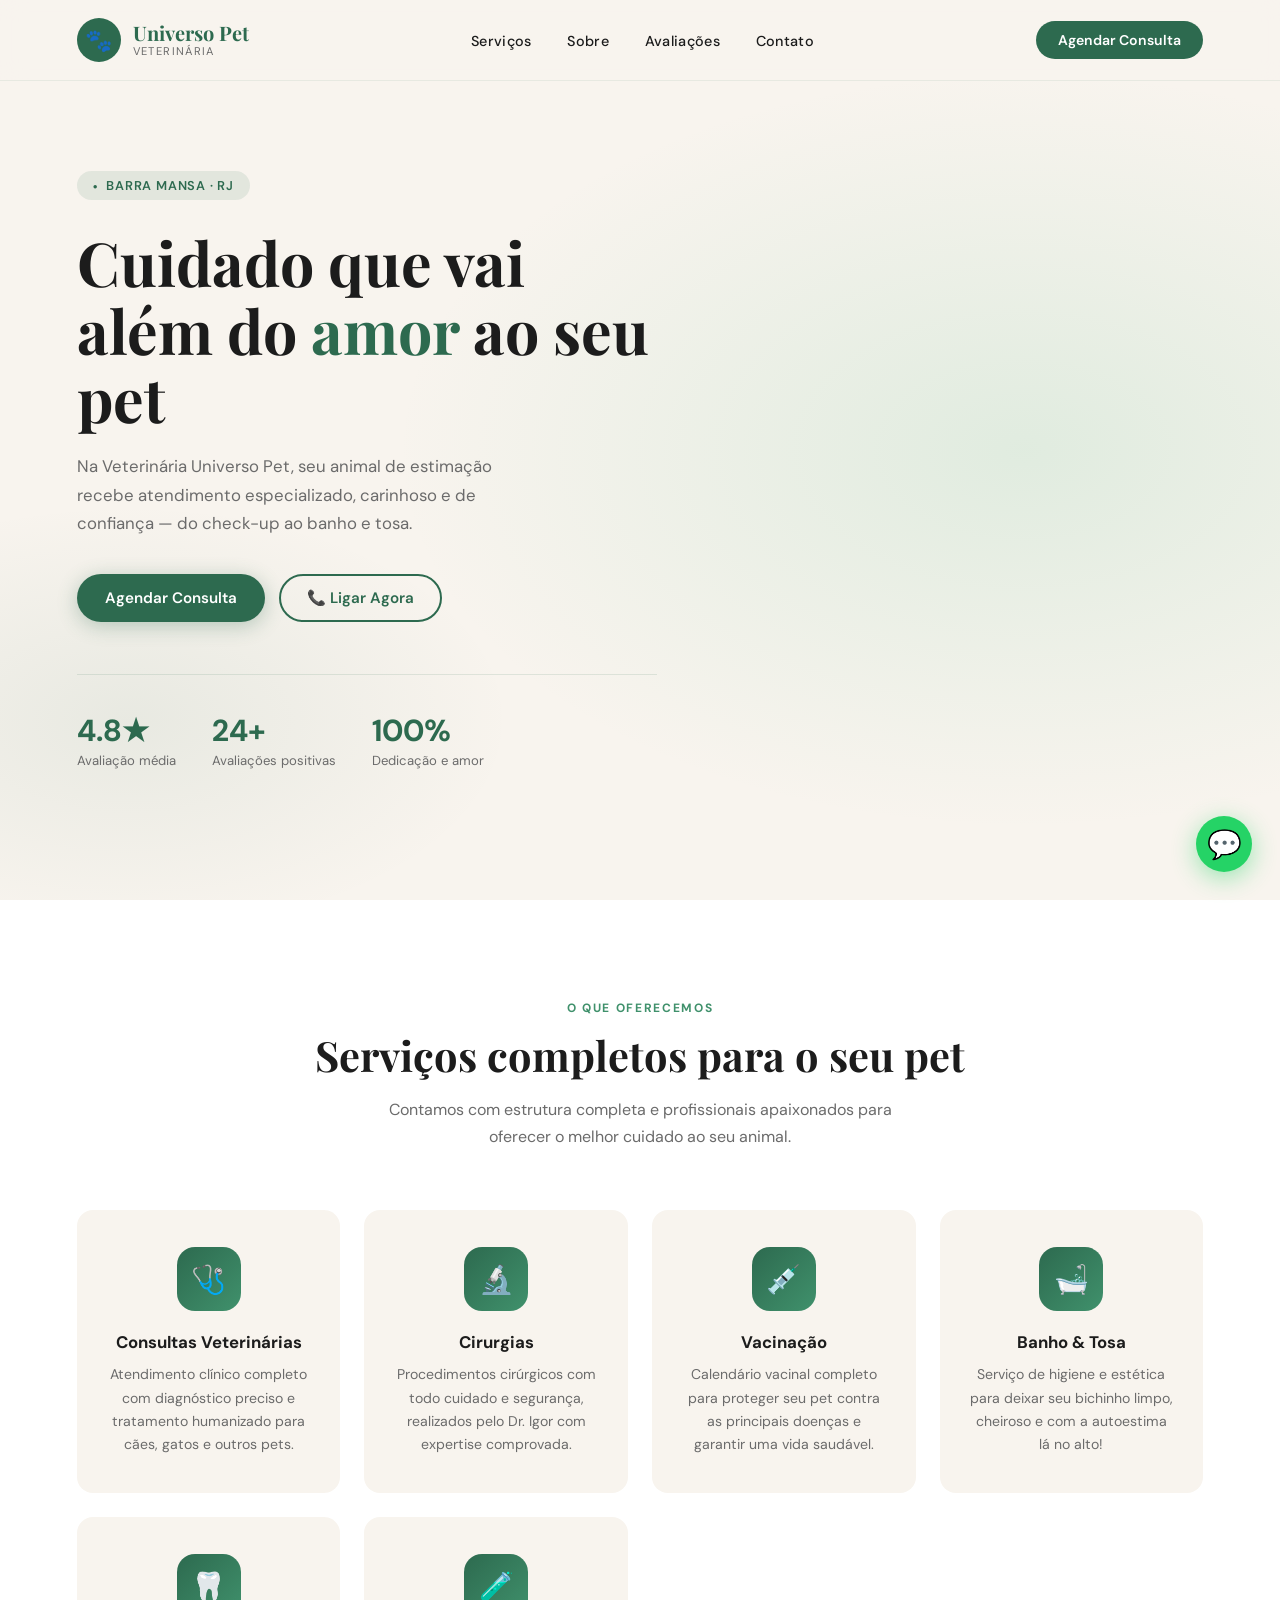
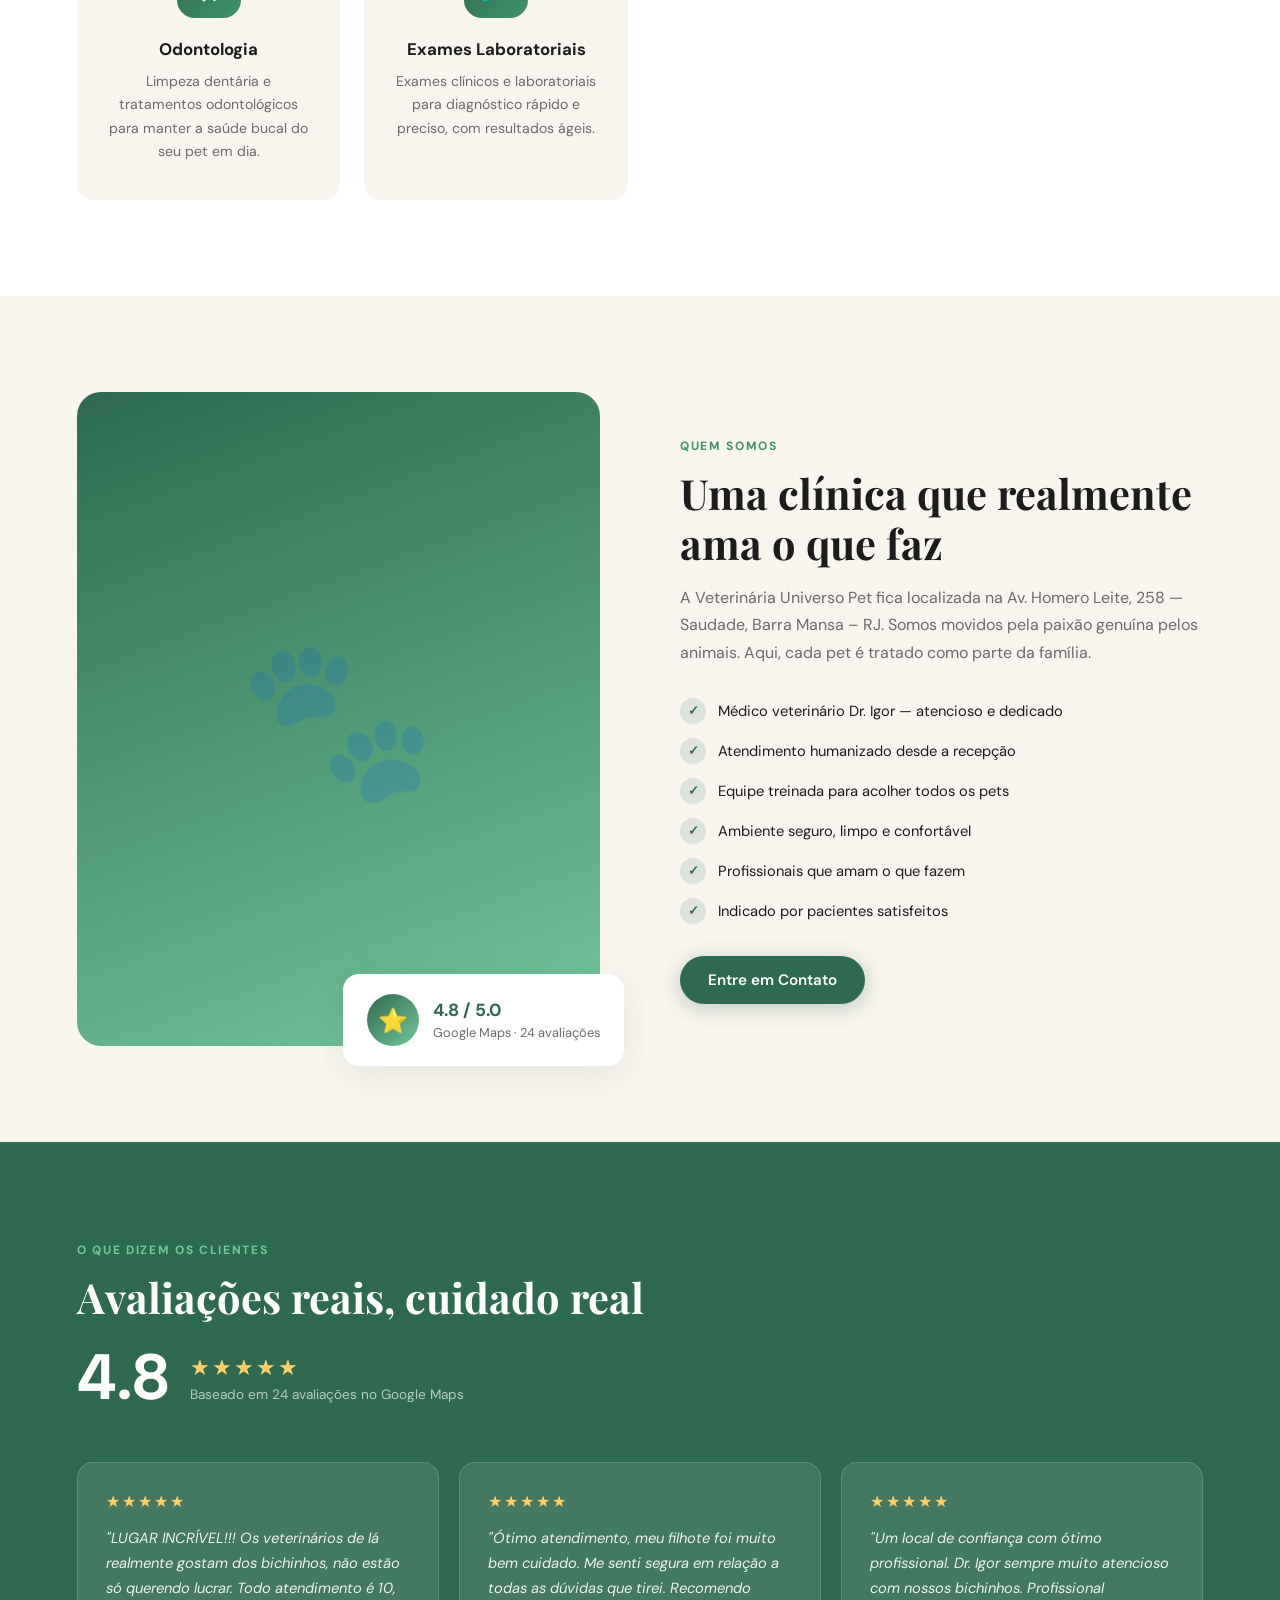
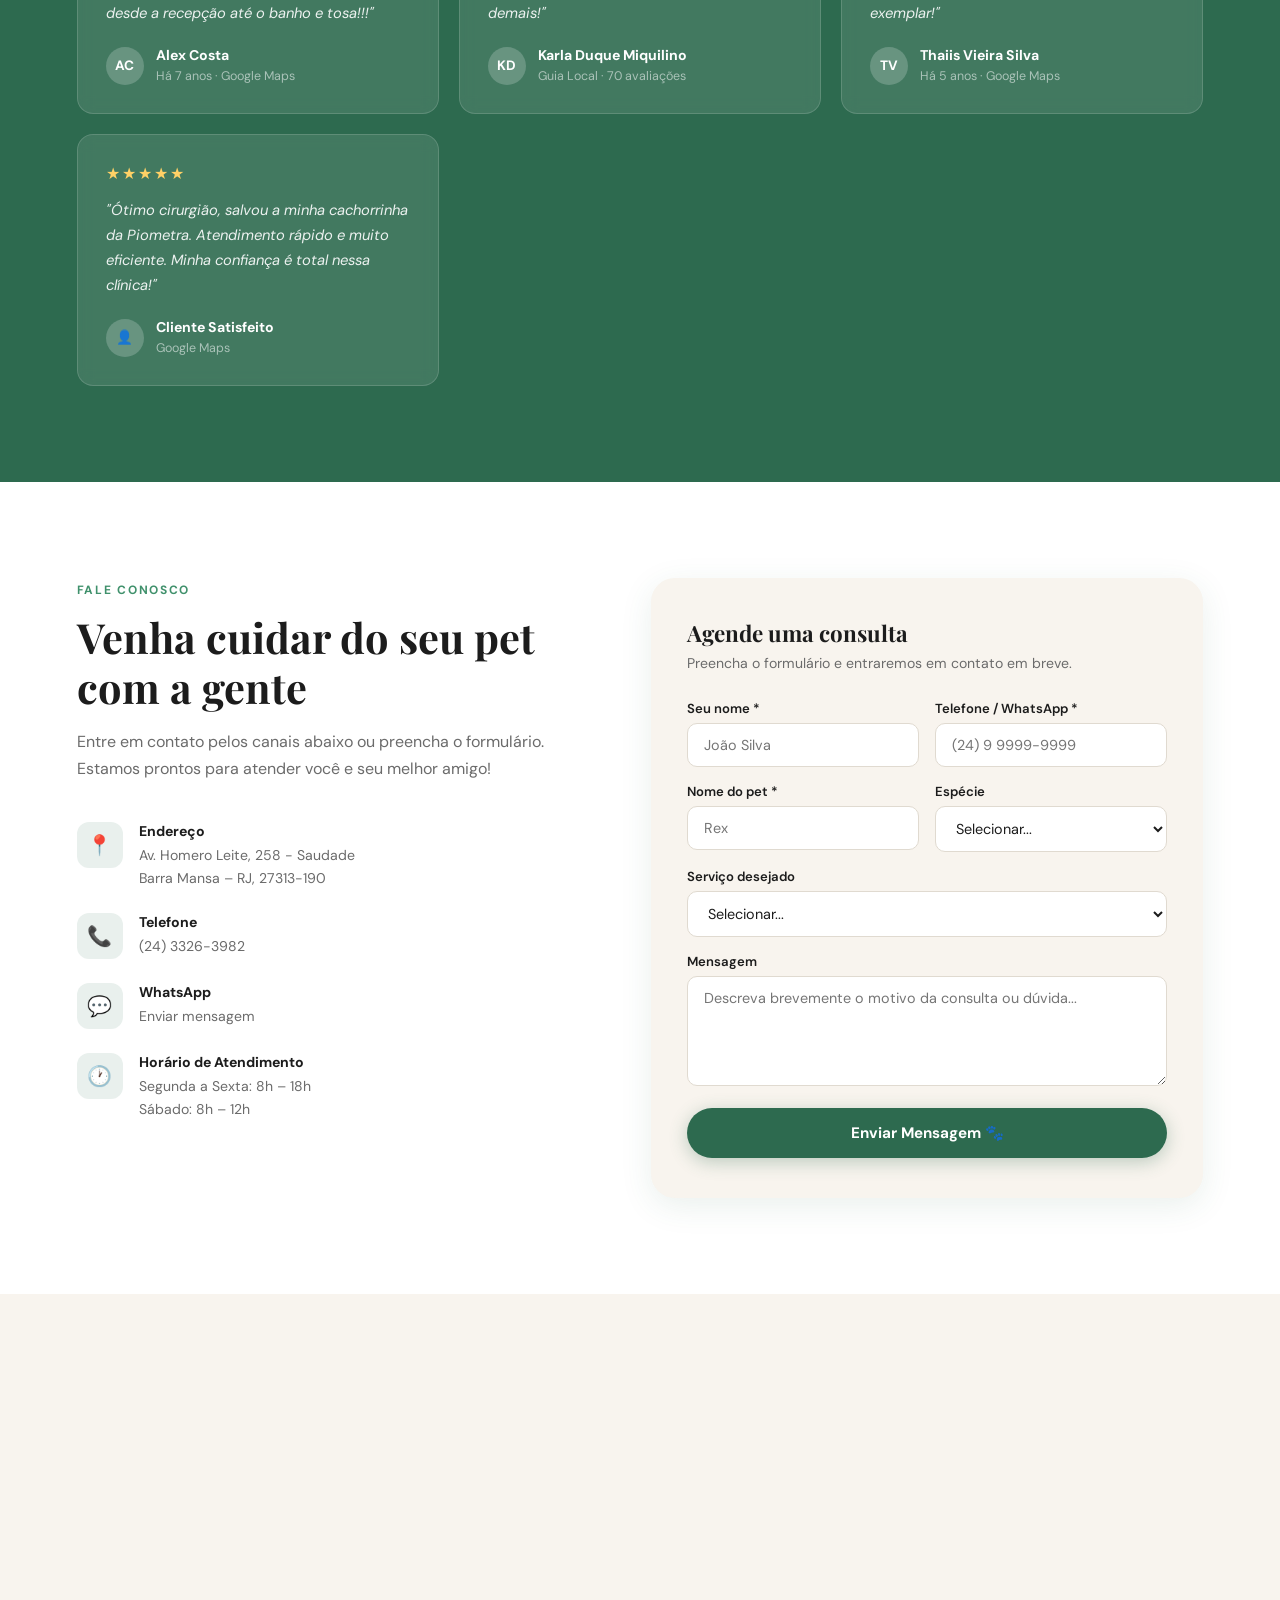
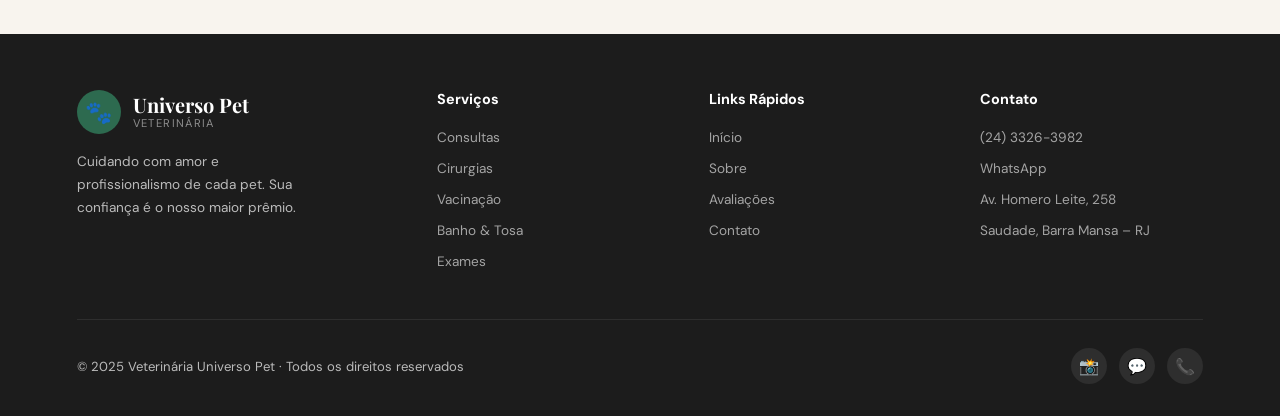
<file: index.html>
<!DOCTYPE html>
<html lang="pt-BR">
<head>
  <meta charset="UTF-8" />
  <meta name="viewport" content="width=device-width, initial-scale=1.0" />
  <meta name="description" content="Veterinária Universo Pet — Cuidado especializado para o seu pet em Barra Mansa, RJ. Consultas, cirurgias, vacinação, banho e tosa." />
  <meta name="keywords" content="veterinária, barra mansa, pet, cachorro, gato, banho tosa, vacina" />
  <meta property="og:title" content="Veterinária Universo Pet" />
  <meta property="og:description" content="Cuidado que vai além do amor ao seu pet — Barra Mansa, RJ." />
  <meta property="og:type" content="website" />
  <title>Universo Pet – Veterinária | Barra Mansa, RJ</title>
  <link rel="icon" href="data:image/svg+xml,<svg xmlns='http://www.w3.org/2000/svg' viewBox='0 0 100 100'><text y='.9em' font-size='90'>🐾</text></svg>" />
  <link href="https://fonts.googleapis.com/css2?family=Playfair+Display:wght@400;600;700&family=DM+Sans:wght@300;400;500;600&display=swap" rel="stylesheet" />
  <link rel="stylesheet" href="css/style.css" />
</head>
<body>

  <!-- ── NAV ── -->
  <nav id="navbar">
    <a class="nav-logo" href="#">
      <div class="paw">🐾</div>
      <div>
        <span>Universo Pet</span>
        <small>Veterinária</small>
      </div>
    </a>
    <ul class="nav-links" id="navLinks">
      <li><a href="#servicos">Serviços</a></li>
      <li><a href="#sobre">Sobre</a></li>
      <li><a href="#avaliacoes">Avaliações</a></li>
      <li><a href="#contato">Contato</a></li>
    </ul>
    <a class="nav-cta" href="#contato">Agendar Consulta</a>
    <button class="hamburger" id="hamburger" aria-label="Menu">
      <span></span><span></span><span></span>
    </button>
  </nav>

  <!-- ── HERO ── -->
  <section id="hero">
    <div class="hero-content">
      <div class="hero-badge">Barra Mansa · RJ</div>
      <h1>Cuidado que vai além do <em>amor</em> ao seu pet</h1>
      <p>Na Veterinária Universo Pet, seu animal de estimação recebe atendimento especializado, carinhoso e de confiança — do check-up ao banho e tosa.</p>
      <div class="hero-btns">
        <a class="btn-primary" href="#contato">Agendar Consulta</a>
        <a class="btn-outline" href="tel:+552433263982">📞 Ligar Agora</a>
      </div>
      <div class="hero-stats">
        <div class="stat"><h3>4.8★</h3><p>Avaliação média</p></div>
        <div class="stat"><h3>24+</h3><p>Avaliações positivas</p></div>
        <div class="stat"><h3>100%</h3><p>Dedicação e amor</p></div>
      </div>
    </div>
  </section>

  <!-- ── SERVIÇOS ── -->
  <section id="servicos">
    <div class="services-header reveal">
      <span class="section-label">O que oferecemos</span>
      <h2 class="section-title">Serviços completos para o seu pet</h2>
      <p class="section-sub">Contamos com estrutura completa e profissionais apaixonados para oferecer o melhor cuidado ao seu animal.</p>
    </div>
    <div class="services-grid">
      <div class="service-card reveal">
        <div class="service-icon">🩺</div>
        <h3>Consultas Veterinárias</h3>
        <p>Atendimento clínico completo com diagnóstico preciso e tratamento humanizado para cães, gatos e outros pets.</p>
      </div>
      <div class="service-card reveal">
        <div class="service-icon">🔬</div>
        <h3>Cirurgias</h3>
        <p>Procedimentos cirúrgicos com todo cuidado e segurança, realizados pelo Dr. Igor com expertise comprovada.</p>
      </div>
      <div class="service-card reveal">
        <div class="service-icon">💉</div>
        <h3>Vacinação</h3>
        <p>Calendário vacinal completo para proteger seu pet contra as principais doenças e garantir uma vida saudável.</p>
      </div>
      <div class="service-card reveal">
        <div class="service-icon">🛁</div>
        <h3>Banho & Tosa</h3>
        <p>Serviço de higiene e estética para deixar seu bichinho limpo, cheiroso e com a autoestima lá no alto!</p>
      </div>
      <div class="service-card reveal">
        <div class="service-icon">🦷</div>
        <h3>Odontologia</h3>
        <p>Limpeza dentária e tratamentos odontológicos para manter a saúde bucal do seu pet em dia.</p>
      </div>
      <div class="service-card reveal">
        <div class="service-icon">🧪</div>
        <h3>Exames Laboratoriais</h3>
        <p>Exames clínicos e laboratoriais para diagnóstico rápido e preciso, com resultados ágeis.</p>
      </div>
    </div>
  </section>

  <!-- ── SOBRE ── -->
  <section id="sobre">
    <div class="about-visual reveal">
      <div class="about-img-main">
        <div class="big-icon">🐾</div>
      </div>
      <div class="about-badge-card">
        <div class="circle">⭐</div>
        <div>
          <strong>4.8 / 5.0</strong>
          <span>Google Maps · 24 avaliações</span>
        </div>
      </div>
    </div>
    <div class="about-content reveal">
      <span class="section-label">Quem somos</span>
      <h2 class="section-title">Uma clínica que realmente ama o que faz</h2>
      <p class="section-sub">A Veterinária Universo Pet fica localizada na Av. Homero Leite, 258 — Saudade, Barra Mansa – RJ. Somos movidos pela paixão genuína pelos animais. Aqui, cada pet é tratado como parte da família.</p>
      <ul class="about-list">
        <li>Médico veterinário Dr. Igor — atencioso e dedicado</li>
        <li>Atendimento humanizado desde a recepção</li>
        <li>Equipe treinada para acolher todos os pets</li>
        <li>Ambiente seguro, limpo e confortável</li>
        <li>Profissionais que amam o que fazem</li>
        <li>Indicado por pacientes satisfeitos</li>
      </ul>
      <a class="btn-primary" href="#contato">Entre em Contato</a>
    </div>
  </section>

  <!-- ── AVALIAÇÕES ── -->
  <section id="avaliacoes">
    <div class="reviews-header reveal">
      <span class="section-label">O que dizem os clientes</span>
      <h2 class="section-title">Avaliações reais, cuidado real</h2>
      <div class="rating-big">
        <div class="rating-number">4.8</div>
        <div class="stars-block">
          <div class="stars">★★★★★</div>
          <p>Baseado em 24 avaliações no Google Maps</p>
        </div>
      </div>
    </div>
    <div class="reviews-grid">
      <div class="review-card reveal">
        <div class="review-stars">★★★★★</div>
        <p>"LUGAR INCRÍVEL!!! Os veterinários de lá realmente gostam dos bichinhos, não estão só querendo lucrar. Todo atendimento é 10, desde a recepção até o banho e tosa!!!"</p>
        <div class="reviewer">
          <div class="reviewer-avatar">AC</div>
          <div><strong>Alex Costa</strong><span>Há 7 anos · Google Maps</span></div>
        </div>
      </div>
      <div class="review-card reveal">
        <div class="review-stars">★★★★★</div>
        <p>"Ótimo atendimento, meu filhote foi muito bem cuidado. Me senti segura em relação a todas as dúvidas que tirei. Recomendo demais!"</p>
        <div class="reviewer">
          <div class="reviewer-avatar">KD</div>
          <div><strong>Karla Duque Miquilino</strong><span>Guia Local · 70 avaliações</span></div>
        </div>
      </div>
      <div class="review-card reveal">
        <div class="review-stars">★★★★★</div>
        <p>"Um local de confiança com ótimo profissional. Dr. Igor sempre muito atencioso com nossos bichinhos. Profissional exemplar!"</p>
        <div class="reviewer">
          <div class="reviewer-avatar">TV</div>
          <div><strong>Thaiis Vieira Silva</strong><span>Há 5 anos · Google Maps</span></div>
        </div>
      </div>
      <div class="review-card reveal">
        <div class="review-stars">★★★★★</div>
        <p>"Ótimo cirurgião, salvou a minha cachorrinha da Piometra. Atendimento rápido e muito eficiente. Minha confiança é total nessa clínica!"</p>
        <div class="reviewer">
          <div class="reviewer-avatar">👤</div>
          <div><strong>Cliente Satisfeito</strong><span>Google Maps</span></div>
        </div>
      </div>
    </div>
  </section>

  <!-- ── CONTATO ── -->
  <section id="contato">
    <div class="contact-wrap">
      <div class="contact-info reveal">
        <span class="section-label">Fale Conosco</span>
        <h2 class="section-title">Venha cuidar do seu pet com a gente</h2>
        <p class="section-sub">Entre em contato pelos canais abaixo ou preencha o formulário. Estamos prontos para atender você e seu melhor amigo!</p>
        <div class="info-items">
          <div class="info-item">
            <div class="info-icon">📍</div>
            <div>
              <strong>Endereço</strong>
              <p>Av. Homero Leite, 258 - Saudade<br/>Barra Mansa – RJ, 27313-190</p>
            </div>
          </div>
          <div class="info-item">
            <div class="info-icon">📞</div>
            <div>
              <strong>Telefone</strong>
              <a href="tel:+552433263982">(24) 3326-3982</a>
            </div>
          </div>
          <div class="info-item">
            <div class="info-icon">💬</div>
            <div>
              <strong>WhatsApp</strong>
              <a href="https://wa.me/552433263982" target="_blank">Enviar mensagem</a>
            </div>
          </div>
          <div class="info-item">
            <div class="info-icon">🕐</div>
            <div>
              <strong>Horário de Atendimento</strong>
              <p>Segunda a Sexta: 8h – 18h<br/>Sábado: 8h – 12h</p>
            </div>
          </div>
        </div>
      </div>

      <div class="contact-form reveal">
        <h3>Agende uma consulta</h3>
        <p>Preencha o formulário e entraremos em contato em breve.</p>
        <div id="form-fields">
          <div class="form-row">
            <div class="form-group">
              <label>Seu nome *</label>
              <input type="text" id="nome" placeholder="João Silva" />
            </div>
            <div class="form-group">
              <label>Telefone / WhatsApp *</label>
              <input type="tel" id="telefone" placeholder="(24) 9 9999-9999" />
            </div>
          </div>
          <div class="form-row">
            <div class="form-group">
              <label>Nome do pet *</label>
              <input type="text" id="pet" placeholder="Rex" />
            </div>
            <div class="form-group">
              <label>Espécie</label>
              <select id="especie">
                <option value="">Selecionar...</option>
                <option>Cão</option>
                <option>Gato</option>
                <option>Outro</option>
              </select>
            </div>
          </div>
          <div class="form-group">
            <label>Serviço desejado</label>
            <select id="servico">
              <option value="">Selecionar...</option>
              <option>Consulta Clínica</option>
              <option>Cirurgia</option>
              <option>Vacinação</option>
              <option>Banho & Tosa</option>
              <option>Exames</option>
              <option>Outro</option>
            </select>
          </div>
          <div class="form-group">
            <label>Mensagem</label>
            <textarea id="mensagem" placeholder="Descreva brevemente o motivo da consulta ou dúvida..."></textarea>
          </div>
          <button class="form-submit" id="submitBtn">Enviar Mensagem 🐾</button>
        </div>
        <div id="form-success">
          <div class="check">✅</div>
          <h4>Mensagem enviada!</h4>
          <p>Recebemos seu contato. Nossa equipe entrará em contato com você em breve.</p>
        </div>
      </div>
    </div>
  </section>

  <!-- ── MAPA ── -->
  <div id="mapa">
    <iframe
      src="https://www.google.com/maps/embed?pb=!1m18!1m12!1m3!1d3692.3!2d-44.179!3d-22.542!2m3!1f0!2f0!3f0!3m2!1i1024!2i768!4f13.1!3m3!1m2!1s0x0%3A0x0!2zMjLCsDMyJzMxLjIiUyA0NMKwMTAnNDQuNCJX!5e0!3m2!1spt-BR!2sbr!4v1620000000000!5m2!1spt-BR!2sbr"
      allowfullscreen="" loading="lazy" referrerpolicy="no-referrer-when-downgrade"
      title="Localização da Veterinária Universo Pet">
    </iframe>
  </div>

  <!-- ── FOOTER ── -->
  <footer>
    <div class="footer-top">
      <div class="footer-brand">
        <a class="nav-logo" href="#">
          <div class="paw">🐾</div>
          <div>
            <span>Universo Pet</span>
            <small>Veterinária</small>
          </div>
        </a>
        <p>Cuidando com amor e profissionalismo de cada pet. Sua confiança é o nosso maior prêmio.</p>
      </div>
      <div class="footer-col">
        <h4>Serviços</h4>
        <ul>
          <li><a href="#servicos">Consultas</a></li>
          <li><a href="#servicos">Cirurgias</a></li>
          <li><a href="#servicos">Vacinação</a></li>
          <li><a href="#servicos">Banho & Tosa</a></li>
          <li><a href="#servicos">Exames</a></li>
        </ul>
      </div>
      <div class="footer-col">
        <h4>Links Rápidos</h4>
        <ul>
          <li><a href="#hero">Início</a></li>
          <li><a href="#sobre">Sobre</a></li>
          <li><a href="#avaliacoes">Avaliações</a></li>
          <li><a href="#contato">Contato</a></li>
        </ul>
      </div>
      <div class="footer-col">
        <h4>Contato</h4>
        <ul>
          <li><a href="tel:+552433263982">(24) 3326-3982</a></li>
          <li><a href="https://wa.me/552433263982">WhatsApp</a></li>
          <li><a href="#mapa">Av. Homero Leite, 258</a></li>
          <li><a href="#mapa">Saudade, Barra Mansa – RJ</a></li>
        </ul>
      </div>
    </div>
    <div class="footer-bottom">
      <p>© 2025 Veterinária Universo Pet · Todos os direitos reservados</p>
      <div class="social-links">
        <a href="#" title="Instagram">📸</a>
        <a href="https://wa.me/552433263982" title="WhatsApp">💬</a>
        <a href="tel:+552433263982" title="Telefone">📞</a>
      </div>
    </div>
  </footer>

  <!-- WhatsApp Float -->
  <a class="whatsapp-float" href="https://wa.me/552433263982" target="_blank" title="Fale pelo WhatsApp">💬</a>

  <script src="js/main.js"></script>
</body>
</html>
</file>
<file: css/style.css>
/* ── RESET & VARIABLES ──────────────────────────────────────── */
*, *::before, *::after { box-sizing: border-box; margin: 0; padding: 0; }

:root {
  --green:     #2D6A4F;
  --green-mid: #40916C;
  --green-lt:  #74C69D;
  --cream:     #F8F4EE;
  --sand:      #EDE8DF;
  --text:      #1C1C1C;
  --muted:     #6B6B6B;
  --white:     #FFFFFF;
  --radius:    16px;
  --shadow:    0 8px 32px rgba(45,106,79,.10);
}

html { scroll-behavior: smooth; }

body {
  font-family: 'DM Sans', sans-serif;
  background: var(--cream);
  color: var(--text);
  overflow-x: hidden;
}

/* ── NAV ─────────────────────────────────────────────────────── */
nav {
  position: fixed; top: 0; left: 0; right: 0; z-index: 100;
  display: flex; align-items: center; justify-content: space-between;
  padding: 18px 6vw;
  background: rgba(248,244,238,.92);
  backdrop-filter: blur(12px);
  border-bottom: 1px solid rgba(45,106,79,.08);
  transition: box-shadow .3s;
}
nav.scrolled { box-shadow: 0 4px 24px rgba(0,0,0,.08); }

.nav-logo {
  display: flex; align-items: center; gap: 12px; text-decoration: none;
}
.nav-logo .paw {
  width: 44px; height: 44px; border-radius: 50%;
  background: var(--green); display: grid; place-items: center; font-size: 22px;
}
.nav-logo span {
  font-family: 'Playfair Display', serif;
  font-size: 1.25rem; font-weight: 700; color: var(--green); line-height: 1.1;
  display: block;
}
.nav-logo small {
  font-size: .7rem; letter-spacing: .12em; color: var(--muted);
  text-transform: uppercase; display: block;
}

.nav-links { display: flex; gap: 36px; list-style: none; }
.nav-links a {
  font-size: .9rem; font-weight: 500; color: var(--text);
  text-decoration: none; letter-spacing: .02em; transition: color .2s;
}
.nav-links a:hover { color: var(--green); }

.nav-cta {
  background: var(--green); color: var(--white);
  padding: 10px 22px; border-radius: 50px;
  font-size: .88rem; font-weight: 600; text-decoration: none;
  transition: background .2s, transform .2s;
}
.nav-cta:hover { background: var(--green-mid); transform: translateY(-1px); }

.hamburger {
  display: none; flex-direction: column; gap: 5px;
  cursor: pointer; background: none; border: none; padding: 4px;
}
.hamburger span {
  width: 24px; height: 2px; background: var(--green);
  border-radius: 2px; display: block; transition: .3s;
}

/* ── HERO ────────────────────────────────────────────────────── */
#hero {
  min-height: 100vh;
  display: flex; align-items: center;
  padding: 120px 6vw 80px;
  background:
    radial-gradient(ellipse 70% 60% at 80% 50%, rgba(116,198,157,.18) 0%, transparent 70%),
    radial-gradient(ellipse 50% 40% at 10% 80%, rgba(45,106,79,.08) 0%, transparent 60%),
    var(--cream);
}

.hero-content { max-width: 580px; animation: fadeUp .8s ease both; }

.hero-badge {
  display: inline-flex; align-items: center; gap: 8px;
  background: rgba(45,106,79,.1); color: var(--green);
  padding: 6px 16px; border-radius: 50px;
  font-size: .8rem; font-weight: 600; letter-spacing: .06em;
  text-transform: uppercase; margin-bottom: 28px;
}
.hero-badge::before { content: '●'; font-size: .5rem; }

#hero h1 {
  font-family: 'Playfair Display', serif;
  font-size: clamp(2.4rem, 5vw, 3.8rem);
  line-height: 1.12; font-weight: 700;
  color: var(--text); margin-bottom: 20px;
}
#hero h1 em { color: var(--green); font-style: normal; }

#hero > .hero-content > p {
  font-size: 1.05rem; color: var(--muted); line-height: 1.7;
  max-width: 460px; margin-bottom: 36px;
}

.hero-btns { display: flex; gap: 14px; flex-wrap: wrap; }

.btn-primary {
  background: var(--green); color: var(--white);
  padding: 14px 28px; border-radius: 50px;
  font-size: .95rem; font-weight: 600; text-decoration: none;
  box-shadow: 0 4px 20px rgba(45,106,79,.3);
  transition: background .2s, transform .2s, box-shadow .2s;
  display: inline-block;
}
.btn-primary:hover { background: var(--green-mid); transform: translateY(-2px); box-shadow: 0 8px 28px rgba(45,106,79,.35); }

.btn-outline {
  border: 2px solid var(--green); color: var(--green);
  padding: 12px 26px; border-radius: 50px;
  font-size: .95rem; font-weight: 600; text-decoration: none;
  transition: background .2s, color .2s, transform .2s;
}
.btn-outline:hover { background: var(--green); color: var(--white); transform: translateY(-2px); }

.hero-stats {
  display: flex; gap: 36px; margin-top: 52px;
  padding-top: 36px; border-top: 1px solid rgba(45,106,79,.12);
}
.stat h3 { font-size: 1.9rem; font-weight: 700; color: var(--green); }
.stat p  { font-size: .82rem; color: var(--muted); margin-top: 2px; }

/* ── SECTION COMMON ──────────────────────────────────────────── */
section { padding: 96px 6vw; }

.section-label {
  display: inline-block; font-size: .75rem; font-weight: 700;
  letter-spacing: .14em; text-transform: uppercase;
  color: var(--green-mid); margin-bottom: 14px;
}
.section-title {
  font-family: 'Playfair Display', serif;
  font-size: clamp(1.8rem, 3.5vw, 2.6rem);
  font-weight: 700; color: var(--text); line-height: 1.2; margin-bottom: 16px;
}
.section-sub {
  font-size: 1rem; color: var(--muted); line-height: 1.7; max-width: 540px;
}

/* ── SERVICES ────────────────────────────────────────────────── */
#servicos { background: var(--white); }

.services-header { text-align: center; margin-bottom: 60px; }
.services-header .section-sub { margin: 0 auto; }

.services-grid {
  display: grid;
  grid-template-columns: repeat(auto-fit, minmax(240px, 1fr));
  gap: 24px;
}

.service-card {
  background: var(--cream); border-radius: var(--radius);
  padding: 36px 28px; text-align: center;
  border: 1px solid transparent;
  position: relative; overflow: hidden;
  transition: border-color .3s, transform .3s, box-shadow .3s;
}
.service-card::before {
  content: ''; position: absolute; inset: 0;
  background: linear-gradient(135deg, rgba(116,198,157,.06) 0%, transparent 60%);
  opacity: 0; transition: opacity .3s;
}
.service-card:hover {
  border-color: var(--green-lt);
  transform: translateY(-6px);
  box-shadow: var(--shadow);
}
.service-card:hover::before { opacity: 1; }

.service-icon {
  width: 64px; height: 64px; border-radius: 18px;
  background: linear-gradient(135deg, var(--green), var(--green-mid));
  display: grid; place-items: center; font-size: 28px;
  margin: 0 auto 20px;
}
.service-card h3 { font-size: 1.05rem; font-weight: 700; margin-bottom: 10px; }
.service-card p  { font-size: .88rem; color: var(--muted); line-height: 1.65; }

/* ── ABOUT ───────────────────────────────────────────────────── */
#sobre {
  display: grid; grid-template-columns: 1fr 1fr;
  gap: 80px; align-items: center;
}

.about-visual { position: relative; }

.about-img-main {
  width: 100%; border-radius: 24px;
  background: linear-gradient(160deg, var(--green) 0%, var(--green-lt) 100%);
  aspect-ratio: 4/5; display: flex; align-items: center; justify-content: center;
  overflow: hidden;
}
.big-icon { font-size: 160px; opacity: .25; user-select: none; }

.about-badge-card {
  position: absolute; bottom: -20px; right: -24px;
  background: var(--white); border-radius: 16px;
  padding: 20px 24px; box-shadow: var(--shadow);
  display: flex; align-items: center; gap: 14px;
}
.about-badge-card .circle {
  width: 52px; height: 52px; border-radius: 50%;
  background: linear-gradient(135deg, var(--green), var(--green-lt));
  display: grid; place-items: center; font-size: 24px; flex-shrink: 0;
}
.about-badge-card strong { display: block; font-size: 1.1rem; font-weight: 700; color: var(--green); }
.about-badge-card span  { font-size: .8rem; color: var(--muted); }

.about-content .section-sub { margin-bottom: 32px; }

.about-list { list-style: none; display: flex; flex-direction: column; gap: 14px; margin-bottom: 32px; }
.about-list li {
  display: flex; align-items: center; gap: 12px;
  font-size: .92rem; color: var(--text);
}
.about-list li::before {
  content: '✓'; width: 26px; height: 26px; border-radius: 50%;
  background: rgba(45,106,79,.12); color: var(--green);
  display: grid; place-items: center; font-size: .8rem;
  font-weight: 700; flex-shrink: 0;
}

/* ── REVIEWS ─────────────────────────────────────────────────── */
#avaliacoes { background: var(--green); }
#avaliacoes .section-label { color: var(--green-lt); }
#avaliacoes .section-title { color: var(--white); }
#avaliacoes .section-sub   { color: rgba(255,255,255,.7); }

.reviews-header { margin-bottom: 52px; }

.rating-big { display: flex; align-items: center; gap: 20px; margin-top: 24px; }
.rating-number { font-size: 4rem; font-weight: 700; color: var(--white); line-height: 1; }
.stars-block .stars { font-size: 1.4rem; letter-spacing: 2px; color: #FFD166; }
.stars-block p { font-size: .85rem; color: rgba(255,255,255,.65); margin-top: 4px; }

.reviews-grid {
  display: grid;
  grid-template-columns: repeat(auto-fit, minmax(280px, 1fr));
  gap: 20px;
}
.review-card {
  background: rgba(255,255,255,.10); backdrop-filter: blur(8px);
  border: 1px solid rgba(255,255,255,.15); border-radius: var(--radius);
  padding: 28px; transition: transform .3s, background .3s;
}
.review-card:hover { transform: translateY(-4px); background: rgba(255,255,255,.15); }
.review-stars { font-size: 1rem; letter-spacing: 2px; margin-bottom: 14px; color: #FFD166; }
.review-card p {
  font-size: .92rem; color: rgba(255,255,255,.9);
  line-height: 1.7; margin-bottom: 20px; font-style: italic;
}
.reviewer { display: flex; align-items: center; gap: 12px; }
.reviewer-avatar {
  width: 38px; height: 38px; border-radius: 50%;
  background: rgba(255,255,255,.2); display: grid; place-items: center;
  font-weight: 700; color: var(--white); font-size: .85rem; flex-shrink: 0;
}
.reviewer strong { display: block; font-size: .88rem; color: var(--white); }
.reviewer span   { font-size: .78rem; color: rgba(255,255,255,.55); }

/* ── CONTACT ─────────────────────────────────────────────────── */
#contato { background: var(--white); }

.contact-wrap {
  display: grid; grid-template-columns: 1fr 1.1fr;
  gap: 72px; align-items: start;
}

.contact-info .section-sub { margin-bottom: 40px; }

.info-items { display: flex; flex-direction: column; gap: 24px; }
.info-item  { display: flex; align-items: flex-start; gap: 16px; }
.info-icon  {
  width: 46px; height: 46px; border-radius: 12px;
  background: rgba(45,106,79,.1); display: grid; place-items: center;
  font-size: 20px; flex-shrink: 0;
}
.info-item strong { display: block; font-size: .88rem; font-weight: 700; color: var(--text); margin-bottom: 4px; }
.info-item p, .info-item a {
  font-size: .88rem; color: var(--muted); line-height: 1.6; text-decoration: none;
}
.info-item a:hover { color: var(--green); }

.contact-form {
  background: var(--cream); border-radius: 24px;
  padding: 40px 36px; box-shadow: var(--shadow);
}
.contact-form h3 {
  font-family: 'Playfair Display', serif;
  font-size: 1.4rem; font-weight: 700; margin-bottom: 6px;
}
.contact-form > p { font-size: .88rem; color: var(--muted); margin-bottom: 28px; }

.form-row { display: grid; grid-template-columns: 1fr 1fr; gap: 16px; }
.form-group { display: flex; flex-direction: column; gap: 6px; margin-bottom: 16px; }
.form-group label { font-size: .82rem; font-weight: 600; color: var(--text); }

.form-group input,
.form-group select,
.form-group textarea {
  padding: 12px 16px; border: 1.5px solid #E0DAD0;
  border-radius: 10px; font-family: 'DM Sans', sans-serif;
  font-size: .9rem; background: var(--white); color: var(--text);
  transition: border-color .2s, box-shadow .2s; outline: none; width: 100%;
}
.form-group input:focus,
.form-group select:focus,
.form-group textarea:focus {
  border-color: var(--green-mid);
  box-shadow: 0 0 0 3px rgba(64,145,108,.12);
}
.form-group textarea { resize: vertical; min-height: 110px; }

.form-submit {
  width: 100%; padding: 15px;
  background: var(--green); color: var(--white);
  border: none; border-radius: 50px;
  font-family: 'DM Sans', sans-serif;
  font-size: .95rem; font-weight: 700; cursor: pointer;
  box-shadow: 0 4px 18px rgba(45,106,79,.3); margin-top: 6px;
  transition: background .2s, transform .2s, box-shadow .2s;
}
.form-submit:hover {
  background: var(--green-mid); transform: translateY(-2px);
  box-shadow: 0 8px 24px rgba(45,106,79,.35);
}

#form-success { display: none; text-align: center; padding: 32px 20px; }
#form-success .check { font-size: 3rem; margin-bottom: 14px; }
#form-success h4 { font-size: 1.1rem; font-weight: 700; margin-bottom: 8px; }
#form-success p  { font-size: .9rem; color: var(--muted); }

/* ── MAP ─────────────────────────────────────────────────────── */
#mapa iframe {
  width: 100%; height: 340px; border: none; display: block;
}

/* ── FOOTER ──────────────────────────────────────────────────── */
footer {
  background: var(--text); color: rgba(255,255,255,.7);
  padding: 56px 6vw 32px;
}
.footer-top {
  display: grid; grid-template-columns: 1.4fr 1fr 1fr 1fr;
  gap: 48px; margin-bottom: 48px;
}
.footer-brand p { font-size: .85rem; line-height: 1.7; max-width: 240px; margin-top: 16px; }
.footer-brand .nav-logo span { color: var(--white); }
.footer-brand .nav-logo small { color: rgba(255,255,255,.5); }

.footer-col h4 { color: var(--white); font-size: .9rem; font-weight: 700; margin-bottom: 18px; }
.footer-col ul { list-style: none; display: flex; flex-direction: column; gap: 10px; }
.footer-col ul a {
  font-size: .85rem; color: rgba(255,255,255,.6);
  text-decoration: none; transition: color .2s;
}
.footer-col ul a:hover { color: var(--green-lt); }

.footer-bottom {
  border-top: 1px solid rgba(255,255,255,.08);
  padding-top: 28px; display: flex;
  justify-content: space-between; align-items: center; flex-wrap: wrap; gap: 12px;
}
.footer-bottom p { font-size: .82rem; }

.social-links { display: flex; gap: 12px; }
.social-links a {
  width: 36px; height: 36px; border-radius: 50%;
  background: rgba(255,255,255,.08); display: grid; place-items: center;
  text-decoration: none; font-size: 1rem;
  transition: background .2s, transform .2s;
}
.social-links a:hover { background: var(--green); transform: translateY(-2px); }

/* ── WHATSAPP FLOAT ──────────────────────────────────────────── */
.whatsapp-float {
  position: fixed; bottom: 28px; right: 28px; z-index: 999;
  width: 56px; height: 56px; border-radius: 50%;
  background: #25D366; display: grid; place-items: center;
  box-shadow: 0 6px 24px rgba(37,211,102,.45);
  text-decoration: none; font-size: 28px;
  animation: pulse 2.5s infinite;
}

/* ── ANIMATIONS ──────────────────────────────────────────────── */
@keyframes fadeUp {
  from { opacity: 0; transform: translateY(32px); }
  to   { opacity: 1; transform: translateY(0); }
}
@keyframes pulse {
  0%, 100% { box-shadow: 0 6px 24px rgba(37,211,102,.45); }
  50%       { box-shadow: 0 6px 36px rgba(37,211,102,.7); }
}

.reveal {
  opacity: 0; transform: translateY(28px);
  transition: opacity .7s ease, transform .7s ease;
}
.reveal.visible { opacity: 1; transform: translateY(0); }

/* ── RESPONSIVE ──────────────────────────────────────────────── */
@media (max-width: 900px) {
  .nav-links, .nav-cta { display: none; }
  .hamburger { display: flex; }
  .nav-links.open {
    display: flex; flex-direction: column;
    position: fixed; top: 70px; left: 0; right: 0;
    background: var(--cream); padding: 24px 6vw 32px;
    gap: 20px; box-shadow: 0 8px 32px rgba(0,0,0,.1); z-index: 99;
  }
  #sobre { grid-template-columns: 1fr; gap: 40px; }
  .about-badge-card { right: 0; bottom: -16px; }
  .contact-wrap { grid-template-columns: 1fr; gap: 48px; }
  .form-row { grid-template-columns: 1fr; }
  .footer-top { grid-template-columns: 1fr 1fr; gap: 32px; }
}

@media (max-width: 600px) {
  section { padding: 72px 5vw; }
  .hero-stats { flex-wrap: wrap; gap: 24px; }
  .footer-top { grid-template-columns: 1fr; }
  .footer-bottom { flex-direction: column; text-align: center; }
  .contact-form { padding: 28px 20px; }
  .about-badge-card { position: static; margin-top: 20px; }
}
</file>
